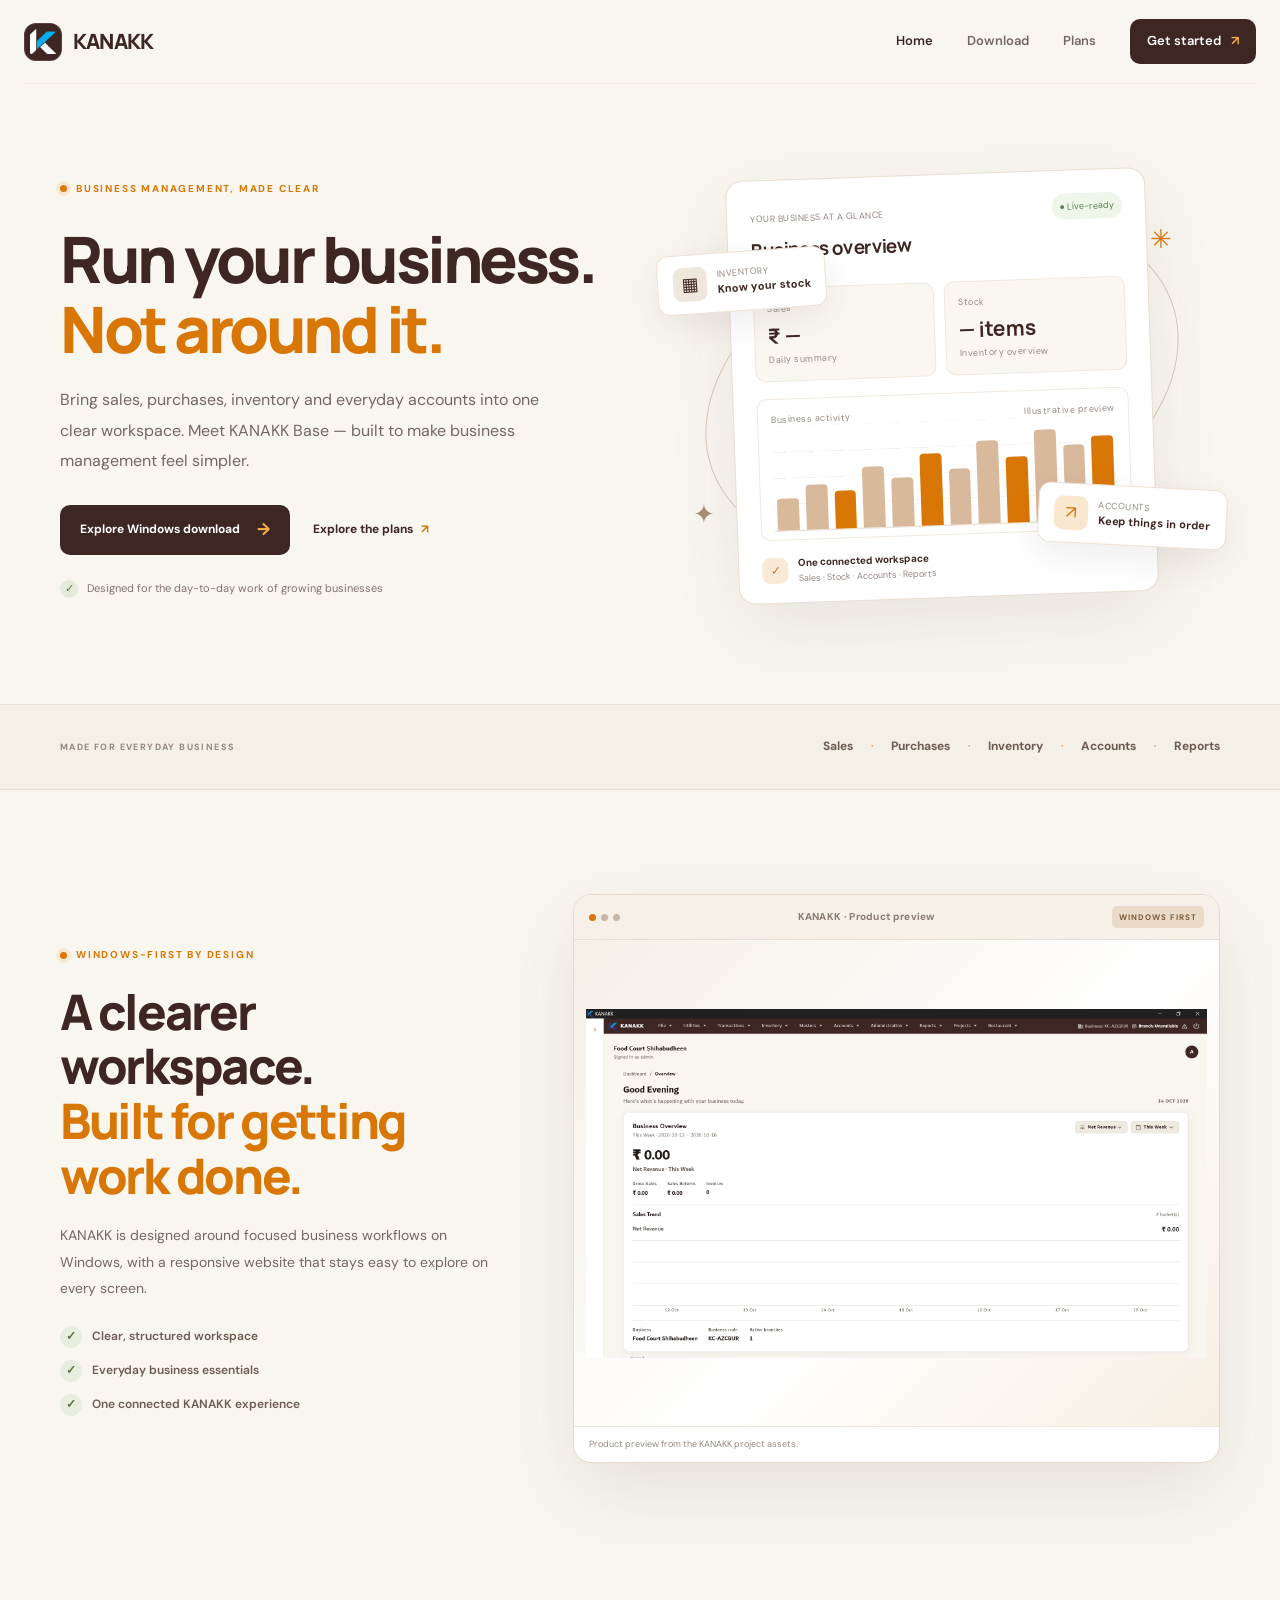
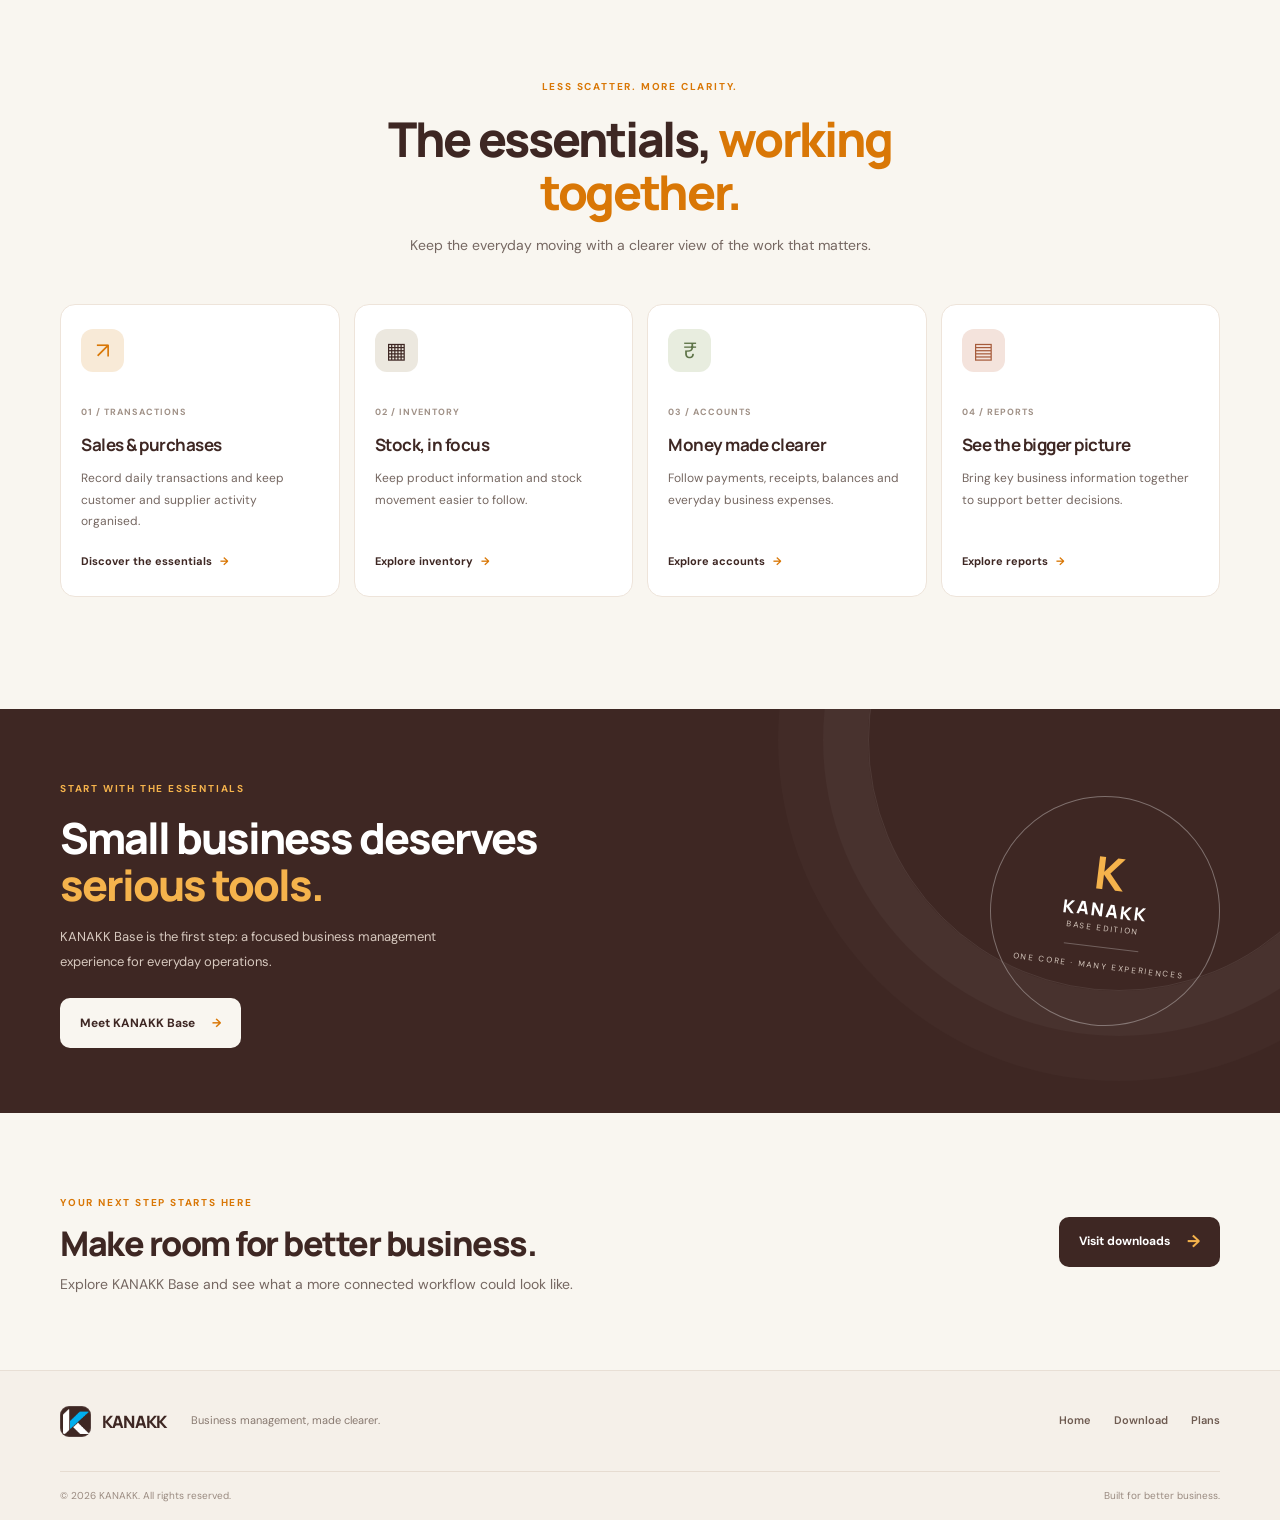
<file: index.html>
<!doctype html>
<html lang="en">
<head>
  <meta charset="utf-8">
  <meta name="viewport" content="width=device-width, initial-scale=1">
  <meta name="theme-color" content="#3E2723">
  <meta name="description" content="KANAKK helps small and growing businesses manage sales, purchases, inventory and accounts in one place.">
  <title>KANAKK — Business, Better Managed</title>
  <link rel="icon" href="assets/kanakk_logo.png" type="image/png">
  <link rel="stylesheet" href="styles.css">
  <script src="script.js" defer></script>
</head>
<body>
  <header class="site-header">
    <a class="brand" href="index.html" aria-label="KANAKK home"><span class="brand-mark"><img src="assets/kanakk_emblem.png" alt="" width="26" height="26"></span><span>KANAKK</span></a>
    <button class="menu-toggle" aria-label="Toggle navigation" aria-expanded="false">☰</button>
    <nav class="main-nav" aria-label="Main navigation">
      <a class="active" href="index.html">Home</a><a href="download.html">Download</a><a href="plans.html">Plans</a>
      <a class="nav-cta" href="download.html">Get started <span aria-hidden="true">↗</span></a>
    </nav>
  </header>
  <main>
    <section class="hero section-wrap">
      <div class="hero-copy">
        <span class="eyebrow"><span class="eyebrow-dot"></span> BUSINESS MANAGEMENT, MADE CLEAR</span>
        <h1>Run your business.<br><span>Not around it.</span></h1>
        <p class="hero-text">Bring sales, purchases, inventory and everyday accounts into one clear workspace. Meet KANAKK Base — built to make business management feel simpler.</p>
        <div class="hero-actions"><a class="button button-primary" href="download.html">Explore Windows download <span>→</span></a><a class="text-link" href="plans.html">Explore the plans <span>↗</span></a></div>
        <div class="hero-note"><span class="note-check">✓</span> Designed for the day-to-day work of growing businesses</div>
      </div>
      <div class="hero-visual" aria-label="Illustration of a business dashboard">
        <div class="visual-orbit orbit-one"></div><div class="visual-orbit orbit-two"></div>
        <div class="dash-card dashboard-main">
          <div class="dash-top"><div><span class="tiny-label">YOUR BUSINESS AT A GLANCE</span><h3>Business overview</h3></div><span class="live-dot">● Live-ready</span></div>
          <div class="dash-stats"><div class="stat-box"><span>Sales</span><strong>₹ —</strong><small>Daily summary</small></div><div class="stat-box"><span>Stock</span><strong>— items</strong><small>Inventory overview</small></div></div>
          <div class="chart-area"><div class="chart-label"><span>Business activity</span><span>Illustrative preview</span></div><div class="chart-bars"><i style="height:35%"></i><i style="height:49%"></i><i style="height:42%"></i><i style="height:66%"></i><i style="height:53%"></i><i style="height:78%"></i><i style="height:61%"></i><i style="height:90%"></i><i style="height:72%"></i><i style="height:100%"></i><i style="height:83%"></i><i style="height:92%"></i></div></div>
          <div class="dash-footer"><span class="footer-icon">✓</span><span><b>One connected workspace</b><small>Sales · Stock · Accounts · Reports</small></span></div>
        </div>
        <div class="float-card float-stock"><span class="float-icon">▦</span><span><small>INVENTORY</small><b>Know your stock</b></span></div>
        <div class="float-card float-books"><span class="float-icon orange">↗</span><span><small>ACCOUNTS</small><b>Keep things in order</b></span></div>
        <div class="visual-spark spark-one">✳</div><div class="visual-spark spark-two">✦</div>
      </div>
    </section>
    <section class="trust-strip"><div class="section-wrap trust-inner"><span>MADE FOR EVERYDAY BUSINESS</span><div><b>Sales</b><i>·</i><b>Purchases</b><i>·</i><b>Inventory</b><i>·</i><b>Accounts</b><i>·</i><b>Reports</b></div></div></section>
    <section class="product-preview-section section-wrap" aria-labelledby="product-preview-title">
      <div class="product-preview-copy" data-reveal>
        <span class="eyebrow"><span class="eyebrow-dot"></span> WINDOWS-FIRST BY DESIGN</span>
        <h2 id="product-preview-title">A clearer workspace.<br><span>Built for getting work done.</span></h2>
        <p>KANAKK is designed around focused business workflows on Windows, with a responsive website that stays easy to explore on every screen.</p>
        <div class="preview-points"><span><i>✓</i> Clear, structured workspace</span><span><i>✓</i> Everyday business essentials</span><span><i>✓</i> One connected KANAKK experience</span></div>
      </div>
      <div class="product-shot-shell" data-reveal>
        <div class="product-shot-titlebar"><span class="window-controls" aria-hidden="true"><i></i><i></i><i></i></span><span>KANAKK · Product preview</span><span class="preview-pill">WINDOWS FIRST</span></div>
        <div class="product-shot-viewport"><img src="assets/Screenshot%202026-10-14%20193449.png" alt="KANAKK application screenshot from the project assets" loading="lazy"></div>
        <p class="product-shot-caption">Product preview from the KANAKK project assets.</p>
      </div>
    </section>
    <section class="section-wrap feature-section">
      <div class="section-heading"><span class="eyebrow">LESS SCATTER. MORE CLARITY.</span><h2>The essentials, <span>working together.</span></h2><p>Keep the everyday moving with a clearer view of the work that matters.</p></div>
      <div class="feature-grid">
        <article class="feature-card"><div class="feature-icon">↗</div><span class="card-number">01 / TRANSACTIONS</span><h3>Sales & purchases</h3><p>Record daily transactions and keep customer and supplier activity organised.</p><a href="plans.html">Discover the essentials <span>→</span></a></article>
        <article class="feature-card"><div class="feature-icon icon-box">▦</div><span class="card-number">02 / INVENTORY</span><h3>Stock, in focus</h3><p>Keep product information and stock movement easier to follow.</p><a href="plans.html">Explore inventory <span>→</span></a></article>
        <article class="feature-card"><div class="feature-icon icon-wallet">₹</div><span class="card-number">03 / ACCOUNTS</span><h3>Money made clearer</h3><p>Follow payments, receipts, balances and everyday business expenses.</p><a href="plans.html">Explore accounts <span>→</span></a></article>
        <article class="feature-card"><div class="feature-icon icon-chart">▤</div><span class="card-number">04 / REPORTS</span><h3>See the bigger picture</h3><p>Bring key business information together to support better decisions.</p><a href="plans.html">Explore reports <span>→</span></a></article>
      </div>
    </section>
    <section class="base-band"><div class="section-wrap base-band-inner"><div><span class="eyebrow eyebrow-light">START WITH THE ESSENTIALS</span><h2>Small business deserves<br><span>serious tools.</span></h2><p>KANAKK Base is the first step: a focused business management experience for everyday operations.</p><a class="button button-light" href="plans.html">Meet KANAKK Base <span>→</span></a></div><div class="base-stamp"><span class="stamp-k">K</span><span>KANAKK</span><small>BASE EDITION</small><div class="stamp-line"></div><small>ONE CORE · MANY EXPERIENCES</small></div></div></section>
    <section class="section-wrap closing-cta"><div><span class="eyebrow">YOUR NEXT STEP STARTS HERE</span><h2>Make room for better business.</h2><p>Explore KANAKK Base and see what a more connected workflow could look like.</p></div><a class="button button-primary" href="download.html">Visit downloads <span>→</span></a></section>
  </main>
  <footer class="site-footer"><div class="section-wrap footer-main"><a class="brand footer-brand" href="index.html"><span class="brand-mark"><img src="assets/kanakk_emblem.png" alt="" width="26" height="26"></span><span>KANAKK</span></a><p>Business management, made clearer.</p><div class="footer-links"><a href="index.html">Home</a><a href="download.html">Download</a><a href="plans.html">Plans</a></div></div><div class="section-wrap footer-bottom"><span>© <span data-year></span> KANAKK. All rights reserved.</span><span>Built for better business.</span></div></footer>
</body>
</html>
</file>
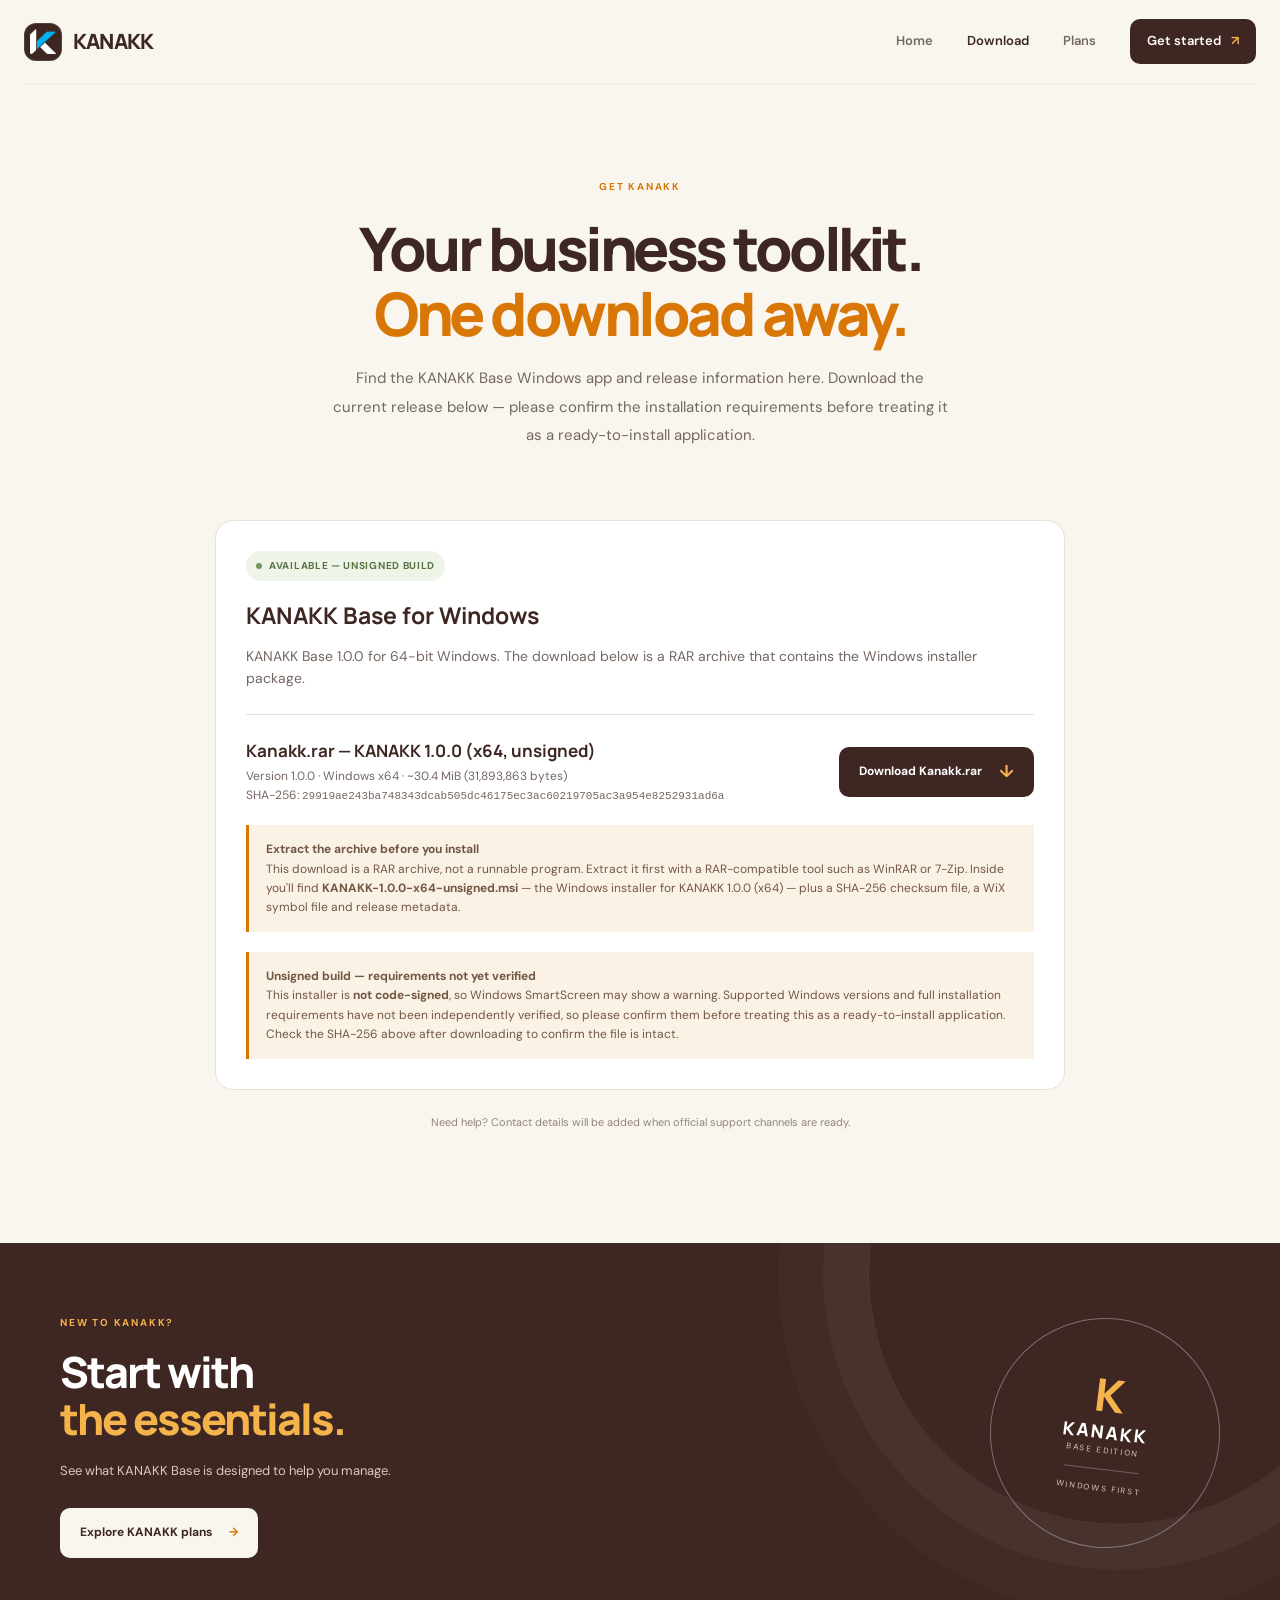
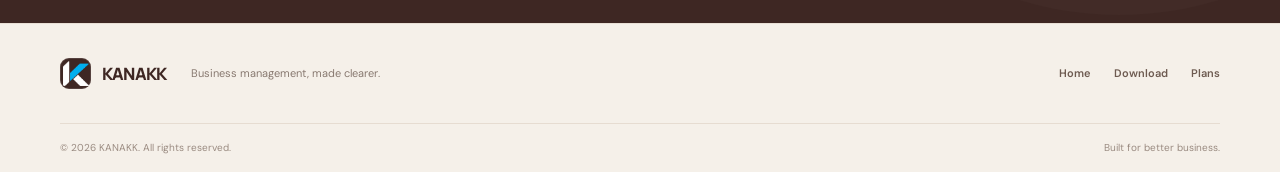
<file: download.html>
<!doctype html>
<html lang="en"><head><meta charset="utf-8"><meta name="viewport" content="width=device-width,initial-scale=1"><meta name="theme-color" content="#3E2723"><meta name="description" content="Find KANAKK downloads and Windows release information."><title>Download KANAKK — Windows</title><link rel="icon" href="assets/kanakk_logo.png" type="image/png"><link rel="stylesheet" href="styles.css"><script src="script.js" defer></script></head>
<body><header class="site-header"><a class="brand" href="index.html"><span class="brand-mark"><img src="assets/kanakk_emblem.png" alt="" width="26" height="26"></span><span>KANAKK</span></a><button class="menu-toggle" aria-label="Toggle navigation" aria-expanded="false">☰</button><nav class="main-nav" aria-label="Main navigation"><a href="index.html">Home</a><a class="active" href="download.html">Download</a><a href="plans.html">Plans</a><a class="nav-cta" href="download.html">Get started <span>↗</span></a></nav></header>
<main><section class="page-hero section-wrap"><span class="eyebrow">GET KANAKK</span><h1>Your business toolkit.<br><span style="color:var(--orange)">One download away.</span></h1><p>Find the KANAKK Base Windows app and release information here. Download the current release below — please confirm the installation requirements before treating it as a ready-to-install application.</p></section>
<section class="content-section section-wrap"><div class="info-panel"><span class="status-label">AVAILABLE — UNSIGNED BUILD</span><h2 style="margin-top:18px">KANAKK Base for Windows</h2><p>KANAKK Base 1.0.0 for 64-bit Windows. The download below is a RAR archive that contains the Windows installer package.</p><div class="download-card"><div><h3>Kanakk.rar — KANAKK 1.0.0 (x64, unsigned)</h3><p>Version 1.0.0 · Windows x64 · ~30.4 MiB (31,893,863 bytes)</p><p>SHA-256: <span style="font-family:ui-monospace,Consolas,monospace;font-size:11px;word-break:break-all;color:var(--muted)">29919ae243ba748343dcab505dc46175ec3ac60219705ac3a954e8252931ad6a</span></p></div><a class="button button-primary" href="https://github.com/sayidpgdi-sketch/kanakk-website/releases/download/v1.0.0/Kanakk.rar">Download Kanakk.rar <span>↓</span></a></div><div class="notice"><strong>Extract the archive before you install</strong><br>This download is a RAR archive, not a runnable program. Extract it first with a RAR-compatible tool such as WinRAR or 7-Zip. Inside you'll find <strong>KANAKK-1.0.0-x64-unsigned.msi</strong> — the Windows installer for KANAKK 1.0.0 (x64) — plus a SHA-256 checksum file, a WiX symbol file and release metadata.</div><div class="notice"><strong>Unsigned build — requirements not yet verified</strong><br>This installer is <strong>not code-signed</strong>, so Windows SmartScreen may show a warning. Supported Windows versions and full installation requirements have not been independently verified, so please confirm them before treating this as a ready-to-install application. Check the SHA-256 above after downloading to confirm the file is intact.</div></div><p class="fine-print">Need help? Contact details will be added when official support channels are ready.</p></section>
<section class="base-band"><div class="section-wrap base-band-inner"><div><span class="eyebrow eyebrow-light">NEW TO KANAKK?</span><h2>Start with<br><span>the essentials.</span></h2><p>See what KANAKK Base is designed to help you manage.</p><a class="button button-light" href="plans.html">Explore KANAKK plans <span>→</span></a></div><div class="base-stamp"><span class="stamp-k">K</span><span>KANAKK</span><small>BASE EDITION</small><div class="stamp-line"></div><small>WINDOWS FIRST</small></div></div></section></main>
<footer class="site-footer"><div class="section-wrap footer-main"><a class="brand footer-brand" href="index.html"><span class="brand-mark"><img src="assets/kanakk_emblem.png" alt="" width="26" height="26"></span><span>KANAKK</span></a><p>Business management, made clearer.</p><div class="footer-links"><a href="index.html">Home</a><a href="download.html">Download</a><a href="plans.html">Plans</a></div></div><div class="section-wrap footer-bottom"><span>© <span data-year></span> KANAKK. All rights reserved.</span><span>Built for better business.</span></div></footer></body></html>
</file>
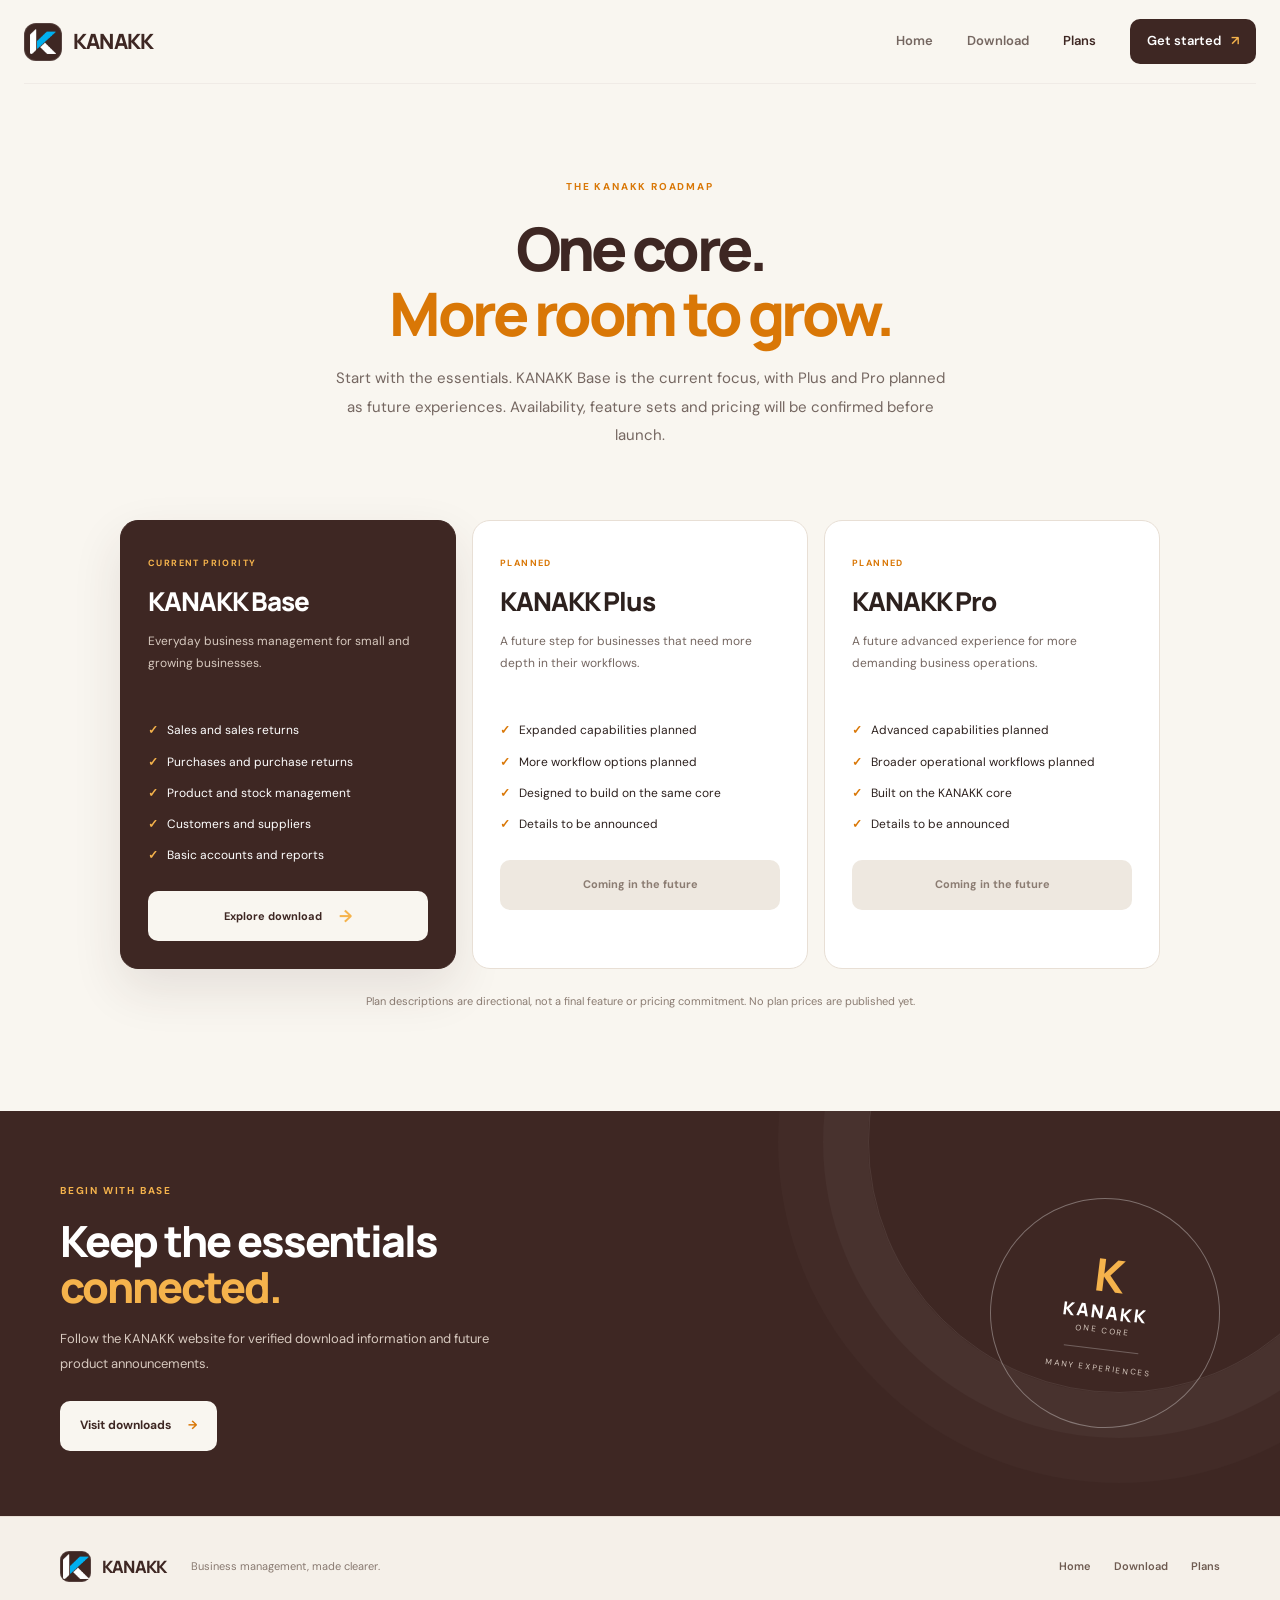
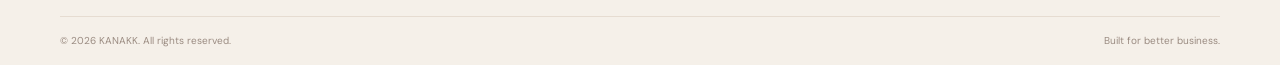
<file: plans.html>
<!doctype html>
<html lang="en"><head><meta charset="utf-8"><meta name="viewport" content="width=device-width,initial-scale=1"><meta name="theme-color" content="#3E2723"><meta name="description" content="Explore the KANAKK Base, Plus and Pro product roadmap."><title>KANAKK Plans — Base, Plus & Pro</title><link rel="icon" href="assets/kanakk_logo.png" type="image/png"><link rel="stylesheet" href="styles.css"><script src="script.js" defer></script></head>
<body><header class="site-header"><a class="brand" href="index.html"><span class="brand-mark"><img src="assets/kanakk_emblem.png" alt="" width="26" height="26"></span><span>KANAKK</span></a><button class="menu-toggle" aria-label="Toggle navigation" aria-expanded="false">☰</button><nav class="main-nav" aria-label="Main navigation"><a href="index.html">Home</a><a href="download.html">Download</a><a class="active" href="plans.html">Plans</a><a class="nav-cta" href="download.html">Get started <span>↗</span></a></nav></header>
<main><section class="page-hero section-wrap"><span class="eyebrow">THE KANAKK ROADMAP</span><h1>One core.<br><span style="color:var(--orange)">More room to grow.</span></h1><p>Start with the essentials. KANAKK Base is the current focus, with Plus and Pro planned as future experiences. Availability, feature sets and pricing will be confirmed before launch.</p></section>
<section class="content-section section-wrap"><div class="plans-grid">
<article class="plan-card featured"><span class="plan-tag">CURRENT PRIORITY</span><h2>KANAKK Base</h2><p>Everyday business management for small and growing businesses.</p><ul><li>Sales and sales returns</li><li>Purchases and purchase returns</li><li>Product and stock management</li><li>Customers and suppliers</li><li>Basic accounts and reports</li></ul><a class="button button-primary" href="download.html">Explore download <span>→</span></a></article>
<article class="plan-card"><span class="plan-tag">PLANNED</span><h2>KANAKK Plus</h2><p>A future step for businesses that need more depth in their workflows.</p><ul><li>Expanded capabilities planned</li><li>More workflow options planned</li><li>Designed to build on the same core</li><li>Details to be announced</li></ul><span class="button button-disabled" aria-disabled="true">Coming in the future</span></article>
<article class="plan-card"><span class="plan-tag">PLANNED</span><h2>KANAKK Pro</h2><p>A future advanced experience for more demanding business operations.</p><ul><li>Advanced capabilities planned</li><li>Broader operational workflows planned</li><li>Built on the KANAKK core</li><li>Details to be announced</li></ul><span class="button button-disabled" aria-disabled="true">Coming in the future</span></article>
</div><p class="future-note">Plan descriptions are directional, not a final feature or pricing commitment. No plan prices are published yet.</p></section>
<section class="base-band"><div class="section-wrap base-band-inner"><div><span class="eyebrow eyebrow-light">BEGIN WITH BASE</span><h2>Keep the essentials<br><span>connected.</span></h2><p>Follow the KANAKK website for verified download information and future product announcements.</p><a class="button button-light" href="download.html">Visit downloads <span>→</span></a></div><div class="base-stamp"><span class="stamp-k">K</span><span>KANAKK</span><small>ONE CORE</small><div class="stamp-line"></div><small>MANY EXPERIENCES</small></div></div></section></main>
<footer class="site-footer"><div class="section-wrap footer-main"><a class="brand footer-brand" href="index.html"><span class="brand-mark"><img src="assets/kanakk_emblem.png" alt="" width="26" height="26"></span><span>KANAKK</span></a><p>Business management, made clearer.</p><div class="footer-links"><a href="index.html">Home</a><a href="download.html">Download</a><a href="plans.html">Plans</a></div></div><div class="section-wrap footer-bottom"><span>© <span data-year></span> KANAKK. All rights reserved.</span><span>Built for better business.</span></div></footer></body></html>
</file>
<file: styles.css>
@import url('https://fonts.googleapis.com/css2?family=DM+Sans:wght@400;500;600;700&family=Manrope:wght@400;500;600;700;800&display=swap');
:root{--cream:#F9F6F0;--brown:#3E2723;--orange:#D97706;--ink:#2D211E;--muted:#756761;--line:#e8dfd5;--white:#fff;--soft:#f1e9df;--radius:20px;--shadow:0 24px 70px #3e272316}*{box-sizing:border-box}html{scroll-behavior:smooth}body{margin:0;background:var(--cream);color:var(--ink);font-family:'DM Sans',sans-serif;line-height:1.6;-webkit-font-smoothing:antialiased}a{color:inherit;text-decoration:none}.section-wrap{width:min(1160px,calc(100% - 48px));margin-inline:auto}.site-header{height:84px;display:flex;align-items:center;justify-content:space-between;width:min(1240px,calc(100% - 48px));margin:auto;border-bottom:1px solid #3e27230c}.brand{display:inline-flex;align-items:center;gap:11px;font-family:Manrope,sans-serif;font-size:21px;font-weight:800;letter-spacing:-.8px;color:var(--brown)}.brand-mark{width:38px;height:38px;display:grid;place-items:center;background:var(--brown);color:var(--cream);border-radius:12px;font-size:20px;box-shadow:inset 0 0 0 1px #ffffff20}.brand-mark img{width:26px;height:26px;display:block;object-fit:contain}.main-nav{display:flex;align-items:center;gap:34px;font-size:13px;font-weight:600;color:#756761}.main-nav>a:not(.nav-cta):hover,.main-nav>a.active{color:var(--brown)}.nav-cta{padding:12px 17px;border-radius:10px;background:var(--brown);color:white!important}.nav-cta span{color:#f5b34c;margin-left:7px}.menu-toggle{display:none;background:none;border:0;color:var(--brown);font-size:25px}.hero{min-height:620px;display:grid;grid-template-columns:1fr 1fr;align-items:center;gap:46px;padding-top:58px;padding-bottom:74px}.eyebrow{font-size:10px;font-weight:700;letter-spacing:1.8px;color:var(--orange);display:inline-flex;align-items:center;gap:9px}.eyebrow-dot{width:7px;height:7px;border-radius:50%;background:var(--orange);box-shadow:0 0 0 4px #d977061c}.hero h1,.section-heading h2,.base-band h2,.closing-cta h2,.page-hero h1{font-family:Manrope,sans-serif;font-size:clamp(42px,5vw,66px);line-height:1.09;letter-spacing:-3.5px;color:var(--brown);margin:24px 0 22px;font-weight:800}.hero h1 span,.section-heading h2 span{color:var(--orange)}.hero-text{font-size:16px;line-height:1.9;color:var(--muted);max-width:510px;margin:0 0 28px}.hero-actions{display:flex;align-items:center;gap:23px;flex-wrap:wrap}.button{min-height:50px;display:inline-flex;align-items:center;justify-content:center;gap:17px;padding:0 20px;border-radius:10px;font-size:12px;font-weight:700;transition:transform .2s,box-shadow .2s}.button:hover{transform:translateY(-2px);box-shadow:0 12px 24px #3e272322}.button-primary{background:var(--brown);color:white}.button-primary span{color:#f5b34c;font-size:17px}.text-link{font-size:12px;font-weight:700;color:var(--brown)}.text-link span{color:var(--orange);margin-left:5px}.hero-note{margin-top:25px;color:#82736c;font-size:11px;display:flex;align-items:center;gap:9px}.note-check{display:grid;place-items:center;border-radius:50%;width:18px;height:18px;background:#e5eadb;color:#587342;font-size:11px}.hero-visual{min-height:430px;position:relative;display:flex;align-items:center;justify-content:center}.visual-orbit{position:absolute;border:1px solid #d8c9b8;border-radius:50%;transform:rotate(-20deg)}.orbit-one{width:490px;height:320px}.orbit-two{width:420px;height:380px;transform:rotate(35deg);border-style:dashed;opacity:.7}.dashboard-main{width:min(420px,90%);z-index:1;background:#fff;border:1px solid #e8ded2;border-radius:17px;box-shadow:var(--shadow);padding:23px 23px 16px;transform:rotate(-2deg)}.dash-top{display:flex;justify-content:space-between;align-items:flex-start;gap:12px}.tiny-label,.stat-box>span,.stat-box small,.chart-label,.dash-footer small,.float-card small{font-size:9px;color:#958780;letter-spacing:.5px}.dash-top h3{font-family:Manrope,sans-serif;color:var(--brown);font-size:19px;letter-spacing:-.6px;margin:5px 0 0}.live-dot{font-size:9px;color:#598254;background:#eef5e9;padding:6px 8px;border-radius:20px;white-space:nowrap}.dash-stats{display:grid;grid-template-columns:1fr 1fr;gap:10px;margin:23px 0 17px}.stat-box{background:#faf7f2;border:1px solid #f0e8df;border-radius:10px;padding:13px}.stat-box>span,.stat-box small{display:block}.stat-box strong{display:block;font:700 21px Manrope,sans-serif;color:var(--brown);margin:6px 0 3px}.chart-area{border:1px solid #f0e8df;border-radius:10px;padding:13px 13px 8px}.chart-label{display:flex;justify-content:space-between;gap:8px}.chart-bars{height:105px;display:flex;align-items:end;gap:7px;padding:12px 3px 0;border-bottom:1px solid #eae1d8;background:repeating-linear-gradient(to bottom,transparent 0,transparent 25px,#f2ece5 26px)}.chart-bars i{display:block;flex:1;border-radius:4px 4px 0 0;background:#d9b99c}.chart-bars i:nth-child(3n),.chart-bars i:last-child{background:var(--orange)}.dash-footer{display:flex;align-items:center;gap:10px;margin-top:15px}.footer-icon{width:26px;height:26px;border-radius:8px;background:#f8ead7;color:var(--orange);display:grid;place-items:center;font-size:12px}.dash-footer b,.dash-footer small{display:block}.dash-footer b{font-size:10px;color:var(--brown)}.dash-footer small{font-size:9px;letter-spacing:0}.float-card{position:absolute;z-index:2;display:flex;align-items:center;gap:10px;background:white;border:1px solid #eee2d6;padding:12px 15px;border-radius:12px;box-shadow:0 12px 34px #3e272315}.float-card span:last-child>*{display:block}.float-card b{font-size:11px;color:var(--brown)}.float-stock{left:-6px;top:80px;transform:rotate(-4deg)}.float-books{right:-7px;bottom:55px;transform:rotate(3deg)}.float-icon{display:grid;place-items:center;width:34px;height:34px;background:#f0e7dc;border-radius:9px;color:var(--brown);font-size:18px}.float-icon.orange{background:#f9e8d0;color:var(--orange)}.visual-spark{position:absolute;color:var(--orange);font-size:26px}.spark-one{top:48px;right:48px}.spark-two{bottom:65px;left:30px;color:#a88e77}.trust-strip{border-block:1px solid var(--line);background:#f4efe7}.trust-inner{min-height:84px;display:flex;align-items:center;justify-content:space-between;gap:24px}.trust-inner>span{font-size:9px;letter-spacing:1.4px;color:#96877d;font-weight:700}.trust-inner>div{display:flex;gap:18px;align-items:center;flex-wrap:wrap;color:#6e5b51;font-size:12px}.trust-inner i{font-style:normal;color:var(--orange)}.feature-section{padding-top:105px;padding-bottom:112px}.section-heading{text-align:center;max-width:650px;margin:0 auto 48px}.section-heading h2{font-size:clamp(34px,4vw,48px);letter-spacing:-2.3px;margin:16px 0}.section-heading p,.closing-cta p{color:var(--muted);font-size:14px}.feature-grid{display:grid;grid-template-columns:repeat(4,1fr);gap:14px}.feature-card{background:#fff;border:1px solid #eee4da;border-radius:15px;padding:24px 20px 23px;min-height:270px;transition:transform .2s,box-shadow .2s}.feature-card:hover{transform:translateY(-5px);box-shadow:0 18px 40px #3e272310}.feature-icon{width:43px;height:43px;border-radius:12px;background:#f8ead7;color:var(--orange);display:grid;place-items:center;font-size:22px;margin-bottom:25px}.icon-box{background:#ece8df;color:var(--brown)}.icon-wallet{background:#e8eddf;color:#5e7448}.icon-chart{background:#f4e3dc;color:#a65b3b}.card-number{font-size:9px;font-weight:700;letter-spacing:1px;color:#a09187}.feature-card h3{font:700 17px Manrope,sans-serif;letter-spacing:-.5px;color:var(--brown);margin:10px 0}.feature-card p{font-size:12px;line-height:1.8;color:var(--muted);min-height:67px}.feature-card>a{font-size:11px;font-weight:700;color:var(--brown)}.feature-card>a span{color:var(--orange);margin-left:5px}.base-band{background:var(--brown);color:#fff;overflow:hidden;position:relative}.base-band:after{content:'';position:absolute;width:500px;height:500px;border:1px solid #ffffff16;border-radius:50%;right:-90px;top:-220px;box-shadow:0 0 0 45px #ffffff08,0 0 0 90px #ffffff05}.base-band-inner{min-height:380px;display:flex;align-items:center;justify-content:space-between;gap:50px;padding-block:65px;position:relative;z-index:1}.eyebrow-light{color:#f5b34c}.base-band h2{font-size:43px;letter-spacing:-2px;color:white;margin:16px 0}.base-band h2 span{color:#f5b34c}.base-band p{color:#d7c9bf;font-size:13px;max-width:440px;line-height:1.9;margin:0 0 24px}.button-light{background:var(--cream);color:var(--brown)}.button-light span{color:var(--orange)}.base-stamp{width:230px;height:230px;border:1px solid #ffffff55;border-radius:50%;display:flex;flex-direction:column;align-items:center;justify-content:center;flex-shrink:0;color:#fff;transform:rotate(7deg)}.stamp-k{font:800 45px Manrope,sans-serif;color:#f5b34c;line-height:1.1}.base-stamp>span:nth-child(2){font:800 18px Manrope,sans-serif;letter-spacing:2px}.base-stamp small{font-size:8px;letter-spacing:1.7px;color:#d7c9bf}.stamp-line{height:1px;width:75px;background:#ffffff44;margin:12px}.closing-cta{padding-block:75px;display:flex;align-items:center;justify-content:space-between;gap:30px}.closing-cta h2{font-size:34px;letter-spacing:-1.5px;margin:11px 0}.closing-cta p{margin:0}.site-footer{border-top:1px solid var(--line);background:#f5f0e9}.footer-main{display:flex;align-items:center;gap:25px;padding-block:30px}.footer-brand{font-size:17px}.footer-brand .brand-mark{width:31px;height:31px;font-size:16px;border-radius:9px}.footer-main>p{color:#887970;font-size:11px;flex:1}.footer-links{display:flex;gap:23px;font-size:11px;font-weight:600;color:#6e5b51}.footer-links a:hover{color:var(--orange)}.footer-bottom{border-top:1px solid #e6dcd1;display:flex;justify-content:space-between;padding-block:16px;color:#9a8b81;font-size:10px}.page-hero{padding:88px 0 70px;text-align:center;max-width:790px;margin:auto}.page-hero h1{font-size:clamp(42px,5vw,60px);margin:18px 0}.page-hero p{max-width:620px;margin:0 auto;color:var(--muted);font-size:15px;line-height:1.9}.content-section{padding:0 0 100px}.info-panel{border:1px solid var(--line);background:#fff;border-radius:18px;padding:30px;max-width:850px;margin:0 auto}.info-panel h2{font:700 23px Manrope,sans-serif;color:var(--brown);margin:0 0 10px}.info-panel p{color:var(--muted);font-size:14px}.status-label{display:inline-flex;align-items:center;gap:7px;font-size:10px;font-weight:700;letter-spacing:.7px;color:#587342;background:#eef4e8;padding:7px 10px;border-radius:20px}.status-label:before{content:'';width:6px;height:6px;background:#73965b;border-radius:50%}.download-card{display:flex;justify-content:space-between;align-items:center;gap:25px;border-top:1px solid var(--line);padding-top:24px;margin-top:24px}.download-card h3{font:700 17px Manrope,sans-serif;color:var(--brown);margin:0 0 5px}.download-card p{margin:0;font-size:12px}.button-disabled{background:#eee8e0;color:#8b7c72;cursor:not-allowed}.notice{background:#fbf2e6;border-left:3px solid var(--orange);padding:15px 17px;margin-top:20px;font-size:12px;color:#725743}.plans-grid{display:grid;grid-template-columns:repeat(3,1fr);gap:16px;max-width:1040px;margin:0 auto}.plan-card{border:1px solid var(--line);border-radius:18px;background:#fff;padding:27px;position:relative}.plan-card.featured{background:var(--brown);border-color:var(--brown);color:#fff;box-shadow:0 20px 50px #3e27231c}.plan-tag{font-size:9px;letter-spacing:1.4px;color:var(--orange);font-weight:700}.featured .plan-tag{color:#f5b34c}.plan-card h2{font:800 26px Manrope,sans-serif;letter-spacing:-1px;margin:10px 0}.plan-card p{font-size:12px;line-height:1.8;color:var(--muted);min-height:66px}.featured p{color:#d7c9bf}.plan-card ul{list-style:none;padding:0;margin:24px 0 26px;display:grid;gap:12px;font-size:12px}.plan-card li:before{content:'✓';color:var(--orange);font-weight:700;margin-right:9px}.featured li:before{color:#f5b34c}.plan-card .button{width:100%;font-size:11px}.plan-card .button-primary{background:var(--brown)}.featured .button-primary{background:var(--cream);color:var(--brown)}.future-note{text-align:center;color:#8b7c72;font-size:11px;margin:24px auto 0;max-width:600px}.fine-print{font-size:11px;color:#94857b;text-align:center;margin-top:24px}
@media(max-width:950px){.hero{gap:20px;grid-template-columns:1fr 1fr}.hero h1{font-size:53px}.hero-visual{transform:scale(.9)}.feature-grid{grid-template-columns:repeat(2,1fr)}.trust-inner{align-items:flex-start;flex-direction:column;justify-content:center;padding-block:20px;gap:10px}.plans-grid{grid-template-columns:1fr;max-width:540px}.plan-card p{min-height:0}}
@media(max-width:700px){.section-wrap,.site-header{width:calc(100% - 36px)}.site-header{height:72px}.menu-toggle{display:block}.main-nav{display:none;position:absolute;z-index:10;top:64px;left:18px;right:18px;padding:18px;background:#fff;border:1px solid var(--line);border-radius:14px;box-shadow:var(--shadow);flex-direction:column;align-items:stretch;gap:0}.main-nav.open{display:flex}.main-nav>a{padding:13px 10px}.main-nav .nav-cta{text-align:center;margin-top:8px}.hero{grid-template-columns:1fr;padding-top:60px;padding-bottom:55px;gap:5px}.hero h1{font-size:clamp(43px,12vw,58px);letter-spacing:-2.6px}.hero-text{font-size:14px}.hero-visual{min-height:390px;transform:none;margin-top:10px}.dashboard-main{width:min(400px,91%);padding:17px}.orbit-one{width:100%;height:290px}.orbit-two{width:88%;height:340px}.float-stock{left:-3px;top:42px}.float-books{right:-3px;bottom:25px}.float-card{padding:9px 10px}.float-icon{width:28px;height:28px}.trust-inner>div{gap:10px;font-size:10px}.feature-section{padding-block:70px}.section-heading{margin-bottom:30px}.section-heading h2{font-size:36px;letter-spacing:-1.7px}.feature-grid{gap:10px}.feature-card{padding:17px 14px;min-height:280px}.feature-card h3{font-size:15px}.feature-card p{font-size:11px}.base-band-inner{flex-direction:column;align-items:flex-start;gap:30px;padding-block:50px}.base-band h2{font-size:37px}.base-stamp{width:175px;height:175px;align-self:center}.closing-cta{padding-block:55px;align-items:flex-start;flex-direction:column}.closing-cta h2{font-size:30px}.footer-main{flex-wrap:wrap;gap:13px}.footer-main>p{flex-basis:calc(100% - 160px);text-align:right}.footer-links{width:100%;padding-top:10px;border-top:1px solid #e6dcd1}.footer-bottom{gap:10px;flex-wrap:wrap}.page-hero{padding:65px 0 50px}.page-hero h1{font-size:43px;letter-spacing:-2px}.page-hero p{font-size:13px}.content-section{padding-bottom:70px}.info-panel{padding:22px}.download-card{align-items:flex-start;flex-direction:column}.download-card .button{width:100%}}
@media(max-width:390px){.hero-actions{align-items:flex-start;flex-direction:column;gap:15px}.feature-grid{grid-template-columns:1fr}.feature-card{min-height:0}.feature-card p{min-height:0}.hero-visual{min-height:340px}.float-card b{font-size:9px}.float-card small{font-size:8px}}
@media(prefers-reduced-motion:reduce){html{scroll-behavior:auto}*,*:before,*:after{transition:none!important;animation:none!important}}
/* Premium motion + product preview */
:root{--motion-fast:180ms;--motion-smooth:560ms;--ease-out:cubic-bezier(.2,.75,.25,1)}
::selection{background:#e9c69e;color:var(--brown)}
:focus-visible{outline:3px solid #d97706;outline-offset:4px}
.product-preview-section{display:grid;grid-template-columns:.82fr 1.18fr;align-items:center;gap:clamp(30px,5vw,72px);padding-block:104px}
.product-preview-copy h2{font:800 clamp(34px,4vw,49px)/1.12 Manrope,sans-serif;letter-spacing:-2.3px;color:var(--brown);margin:18px 0}
.product-preview-copy h2 span{color:var(--orange)}
.product-preview-copy>p{font-size:14px;line-height:1.9;color:var(--muted);max-width:450px}
.preview-points{display:grid;gap:12px;margin-top:24px;font-size:12px;font-weight:600;color:#6e5b51}
.preview-points span{display:flex;align-items:center;gap:10px}
.preview-points i{font-style:normal;display:grid;place-items:center;width:22px;height:22px;border-radius:50%;background:#e7eddf;color:#587342}
.product-shot-shell{overflow:hidden;border:1px solid #e6d8ca;border-radius:18px;background:#fff;box-shadow:0 28px 75px #3e27231a;transform:perspective(1400px) rotateY(-2deg);transition:transform 500ms var(--ease-out),box-shadow 500ms var(--ease-out)}
.product-shot-shell:hover{transform:perspective(1400px) rotateY(0) translateY(-4px);box-shadow:0 34px 85px #3e272323}
.product-shot-titlebar{height:45px;display:flex;align-items:center;justify-content:space-between;gap:12px;padding:0 15px;background:#f6f0e8;border-bottom:1px solid #e8ded2;color:#8a7a70;font-size:10px;font-weight:700;letter-spacing:.3px}
.window-controls{display:flex;gap:5px}.window-controls i{width:7px;height:7px;border-radius:50%;background:#c7b7a8}.window-controls i:first-child{background:#d97706}
.preview-pill{font-size:8px;letter-spacing:1px;color:#7b5a3c;background:#eadbc9;padding:5px 7px;border-radius:5px}
.product-shot-viewport{height:clamp(290px,38vw,500px);display:flex;align-items:center;justify-content:center;padding:12px;background:linear-gradient(135deg,#f5efe7,#fff 55%,#f7eee2);overflow:hidden}
.product-shot-viewport img{display:block;width:100%;height:100%;object-fit:contain;object-position:center;transition:transform 700ms var(--ease-out)}
.product-shot-shell:hover .product-shot-viewport img{transform:scale(1.015)}
.product-shot-caption{margin:0;padding:10px 15px;color:#97877c;font-size:9px;border-top:1px solid #f0e8df}
[data-reveal]{opacity:0;transform:translateY(22px);transition:opacity 650ms var(--ease-out),transform 650ms var(--ease-out)}
[data-reveal].is-visible{opacity:1;transform:translateY(0)}
.feature-card{transition:transform 300ms var(--ease-out),box-shadow 300ms var(--ease-out),border-color 300ms var(--ease-out)}
.feature-card:hover{border-color:#dfc7ae}
.float-card{animation:float-gentle 5.5s ease-in-out infinite}
.float-books{animation-delay:-2.4s}
.orbit-one{animation:orbit-drift 22s linear infinite}
.orbit-two{animation:orbit-drift 30s linear infinite reverse}
@keyframes float-gentle{0%,100%{translate:0 0}50%{translate:0 -7px}}
@keyframes orbit-drift{from{rotate:0deg}to{rotate:360deg}}
@media(max-width:900px){.product-preview-section{grid-template-columns:1fr;padding-block:75px}.product-preview-copy{max-width:650px}.product-shot-shell{transform:none}}
@media(max-width:700px){.product-preview-section{padding-block:58px;gap:25px}.product-preview-copy h2{font-size:35px;letter-spacing:-1.6px}.product-shot-viewport{height:350px;padding:8px}.product-shot-titlebar{height:40px;padding-inline:10px}.preview-pill{display:none}}
@media(prefers-reduced-motion:reduce){[data-reveal]{opacity:1;transform:none;transition:none!important}.float-card,.orbit-one,.orbit-two{animation:none!important}.product-shot-shell,.product-shot-viewport img{transition:none!important}}
</file>
